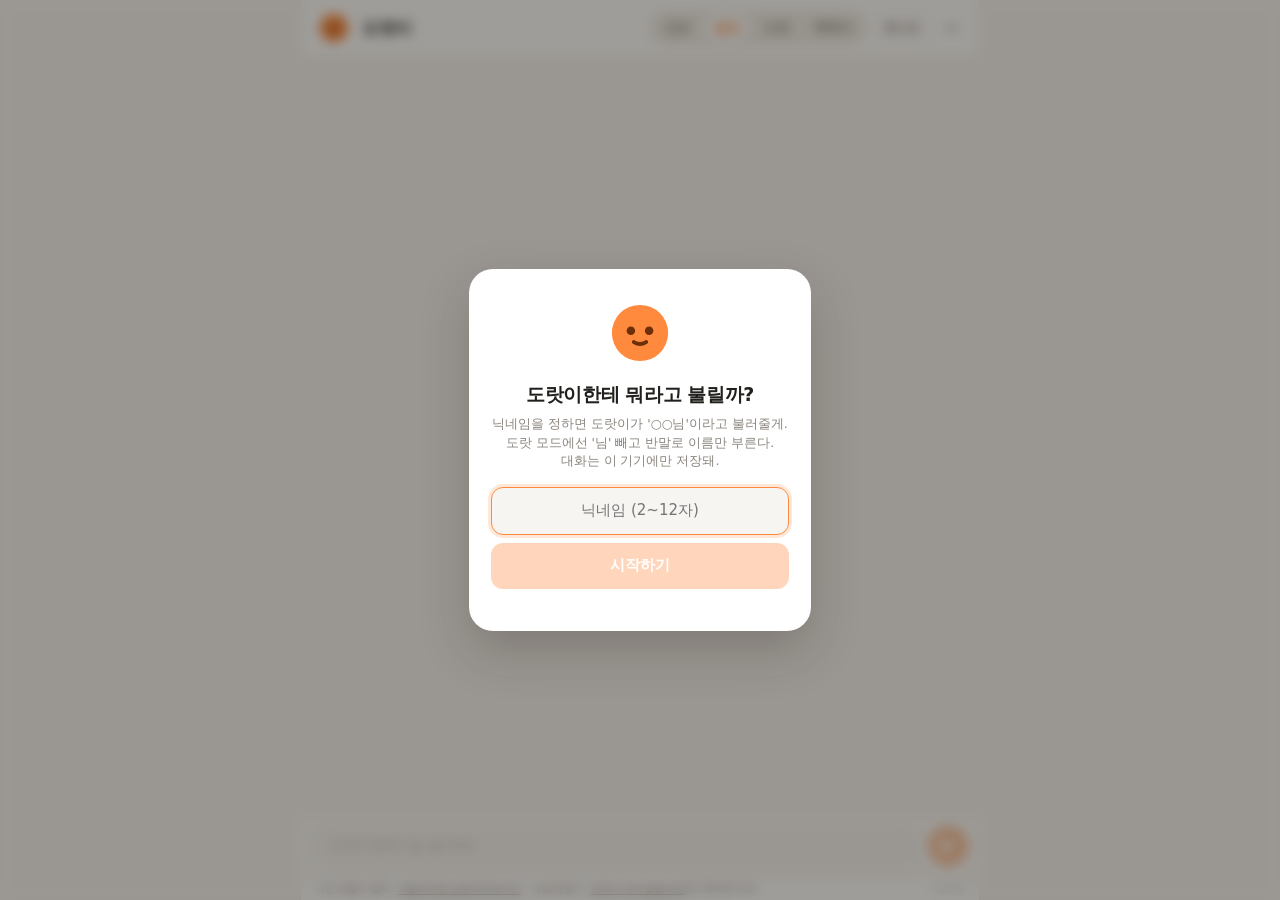
<file: index.html>
<!DOCTYPE html>
<html lang="ko">
<head>
<meta charset="utf-8">
<title>도랏이 — 세상에서 제일 깝치는 한국어 챗봇</title>
<meta name="viewport" content="width=device-width, initial-scale=1, maximum-scale=1, viewport-fit=cover">
<meta name="theme-color" content="#ff8a3d">
<meta name="description" content="도랏이: 사람들이 가르친 말을 실시간으로 배우는 한국어 챗봇. 건전·일반·도랏·똑똑이 4가지 모드, 국립국어원 사전 연동, 무료로 바로 쓰는 심심이 스타일 AI 채팅. 도랏 모드는 쌍욕·팩폭·19금 드립까지 하는 매운맛 모드(성인 전용 권장).">
<meta name="keywords" content="도랏이,심심이,한국어 AI 챗봇,무료 챗봇,한국어 챗봇,심심이 대체,AI 채팅,제미나이 챗봇,깝치는 챗봇,국립국어원 사전">
<meta name="author" content="도랏이">
<meta name="robots" content="index,follow">
<link rel="canonical" href="https://ageofwar-kr.github.io/dorati/">
<meta property="og:site_name" content="도랏이">
<meta property="og:locale" content="ko_KR">
<meta property="og:type" content="website">
<meta property="og:title" content="도랏이 — 세상에서 제일 깝치는 한국어 챗봇">
<meta property="og:description" content="말 걸어봐. 내가 배운 대로 깝쳐줄게. (건전/일반/도랏/똑똑이 4모드)">
<meta property="og:image" content="https://ageofwar-kr.github.io/dorati/assets/og.png?v=1.93">
<meta property="og:image:width" content="1200">
<meta property="og:image:height" content="630">
<meta property="og:url" content="https://ageofwar-kr.github.io/dorati/">
<meta name="twitter:card" content="summary_large_image">
<meta name="twitter:image" content="https://ageofwar-kr.github.io/dorati/assets/og.png?v=1.93">
<script type="application/ld+json">
{"@context":"https://schema.org","@type":"WebApplication","name":"도랏이","alternateName":"Dorati","url":"https://ageofwar-kr.github.io/dorati/","applicationCategory":"EntertainmentApplication","operatingSystem":"Web","inLanguage":"ko","description":"사람들이 가르친 말을 실시간으로 배우는 한국어 챗봇. 건전·일반·도랏·똑똑이 4가지 모드.","offers":{"@type":"Offer","price":"0","priceCurrency":"KRW"}}
</script>
<link rel="icon" href="./assets/favicon.svg" type="image/svg+xml">
<link rel="apple-touch-icon" href="https://ageofwar-kr.github.io/dorati/assets/og.png">
<!-- 똑똑이(제미나이) 중계 서버로 가는 길을 미리 열어 둔다 — 첫 요청의 DNS·TLS 지연을 줄인다 -->
<link rel="preconnect" href="https://script.google.com" crossorigin>
<link rel="dns-prefetch" href="https://script.google.com">
<link rel="preconnect" href="https://script.googleusercontent.com" crossorigin>
<link rel="dns-prefetch" href="https://script.googleusercontent.com">
<link rel="stylesheet" href="./css/style.css?v=5.1">
</head>
<body data-mode="normal" data-theme="light" data-flavor="pure">

<div id="kakao-banner" hidden>
  <span>카톡에선 채팅이 좀 답답해요</span>
  <a id="kakao-open" href="#">브라우저로 열기</a>
</div>

<header class="app-header">
  <div class="brand">
    <div class="mascot" id="mascot" aria-hidden="true"></div>
    <div class="brand-text">
      <h1>도랏이<span id="nick-badge" class="nick-badge" hidden></span></h1>
    </div>
  </div>
  <div class="header-right">
    <div class="modes-wrap">
      <span class="mode-model" id="mode-model" hidden>Gemini 3.5 Flash Lite</span>
      <div class="modes" role="radiogroup" aria-label="모드 선택">
        <span class="mode-glider no-anim" aria-hidden="true"></span>
        <button class="mode" data-mode-btn="clean" role="radio" aria-checked="false">건전</button>
        <button class="mode" data-mode-btn="normal" role="radio" aria-checked="true">일반</button>
        <button class="mode" data-mode-btn="dorat" role="radio" aria-checked="false">도랏</button>
        <button class="mode" data-mode-btn="smart" role="radio" aria-checked="false">똑똑이</button>
      </div>
    </div>
    <button id="theme-btn" class="theme-btn" type="button" aria-label="화이트/다크 전환" aria-pressed="false">화이트</button>
    <button id="menu-btn" class="menu-btn" aria-label="더보기" aria-expanded="false">⋯</button>
    <div id="menu" class="menu" hidden>
      <button id="menu-nick" type="button">닉네임 바꾸기</button>
      <button id="menu-theme" type="button">화이트 / 다크 전환</button>
      <button id="menu-export" type="button">대화 내보내기 (.txt)</button>
      <button id="menu-clear" type="button">대화 지우기</button>
    </div>
  </div>
</header>

<!-- 이스터에그: 미친도랏이 켜져 있을 때만 헤더 아래에 조용히 뜨는 끄기 필 (v1.9) -->
<button id="egg-off" class="egg-off" type="button" hidden>🔞 미친도랏 끄기 · 도랏으로</button>

<main id="chat" class="chat" aria-live="polite"></main>

<!-- 닉네임 게이트: 채팅 전에 반드시 입력 -->
<div id="gate" class="gate" hidden>
  <div class="gate-card">
    <div class="gate-mascot" id="gate-mascot"></div>
    <h2>도랏이한테 뭐라고 불릴까?</h2>
    <p class="gate-sub">닉네임을 정하면 도랏이가 '○○님'이라고 불러줄게.<br>도랏 모드에선 '님' 빼고 반말로 이름만 부른다.<br>대화는 이 기기에만 저장돼.</p>
    <form id="gate-form" autocomplete="off">
      <input id="gate-input" type="text" name="nick" placeholder="닉네임 (2~12자)" maxlength="12" autocomplete="off" aria-label="닉네임">
      <button id="gate-start" type="submit" disabled>시작하기</button>
    </form>
    <p class="gate-hint" id="gate-hint"></p>
  </div>
</div>

<div id="toast" class="toast" hidden></div>

<form id="composer" class="composer" autocomplete="off">
  <input id="input" type="text" name="msg" placeholder="도랏이한테 말 걸어봐…" autocomplete="off" autocapitalize="off" spellcheck="false" maxlength="200" enterkeyhint="send">
  <button id="send" type="submit" aria-label="보내기">
    <svg viewBox="0 0 24 24" width="20" height="20" aria-hidden="true"><path d="M3.4 20.4l17.4-7.5c.8-.35.8-1.6 0-1.95L3.4 3.45c-.7-.3-1.45.25-1.4 1L3.2 11c.03.5.4.9.9.97l9.4 1.28-9.4 1.28c-.5.07-.87.47-.9.97L2 19.4c-.05.75.7 1.3 1.4 1z"/></svg>
  </button>
</form>

<footer class="app-footer">
  <span>사전 뜻풀이 출처: <a href="https://stdict.korean.go.kr" target="_blank" rel="noopener">국립국어원 표준국어대사전</a> · 속담/관용구: <a href="https://ko.wiktionary.org" target="_blank" rel="noopener">한국어 위키낱말사전</a>(CC BY-SA 4.0)</span>
  <span class="ver">v1.9.6</span>
</footer>

<script src="./js/config.js?v=5.1"></script>
<script src="./js/safety.js?v=5.1"></script>
<script src="./js/smart.js?v=5.1"></script>
<script src="./js/kb-wiktionary.js?v=5.1"></script>
<script src="./js/kb-dialogues.js?v=5.1"></script>
<script src="./js/kb-corpus.js?v=5.1"></script>
<script src="./js/kb-dorat-extra.js?v=5.1"></script>
<script src="./js/kb-pad.js?v=5.1"></script>
<script src="./js/store.js?v=5.1"></script>
<script src="./js/dict.js?v=5.1"></script>
<script src="./js/engine.js?v=5.1"></script>
<script src="./js/app.js?v=5.1"></script>
</body>
</html>
</file>
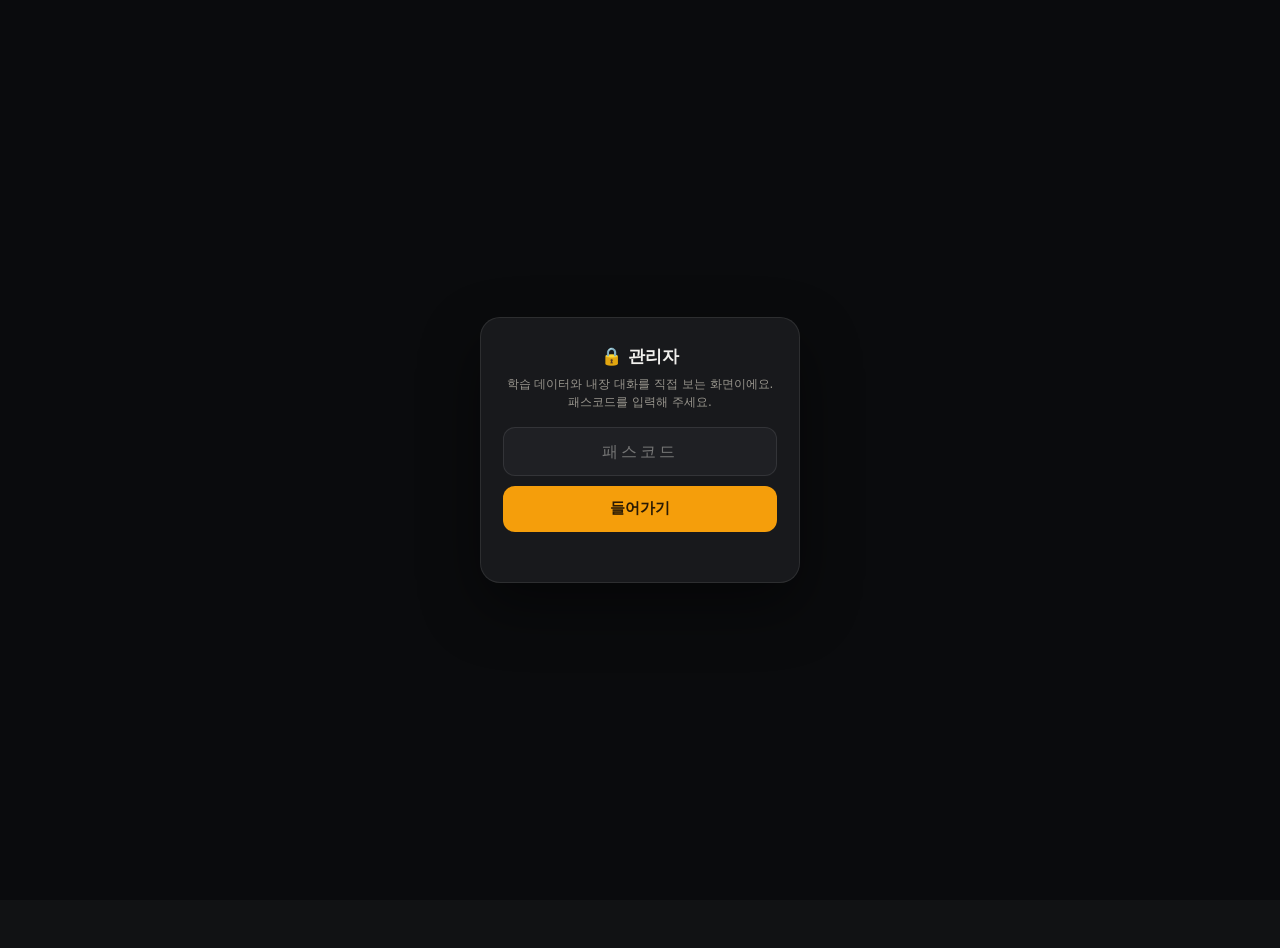
<file: admin.html>
<!DOCTYPE html>
<html lang="ko">
<head>
<meta charset="utf-8">
<title>도랏이 관리자 — 사람 학습 · 기본 내장</title>
<meta name="viewport" content="width=device-width, initial-scale=1">
<meta name="robots" content="noindex, nofollow">
<meta name="theme-color" content="#111214">
<link rel="icon" href="./assets/favicon.svg" type="image/svg+xml">
<link rel="stylesheet" href="./css/admin.css?v=5.1">
</head>
<body data-theme="ganji">

<div id="gate" class="gate" hidden>
  <form id="gate-form" autocomplete="off">
    <h2>🔒 관리자</h2>
    <p>학습 데이터와 내장 대화를 직접 보는 화면이에요.<br>패스코드를 입력해 주세요.</p>
    <input id="pin" type="password" inputmode="numeric" placeholder="패스코드" autocomplete="off" aria-label="패스코드">
    <button type="submit">들어가기</button>
    <div class="err" id="err"></div>
  </form>
</div>

<header>
  <h1>도랏이 관리자 <span class="sub">사람이 가르친 말 · 기본 내장 대화</span></h1>
  <div class="head-acts">
    <button id="theme-toggle" class="hbtn" type="button" aria-label="테마 바꾸기" title="간지모드 / 심플모드">🎛 간지모드</button>
    <button id="logout" class="hbtn" type="button">잠그기</button>
  </div>
</header>

<div class="tabs" role="tablist" aria-label="관리자 탭">
  <button id="tab-btn-human" role="tab" aria-selected="true" data-tab="human">사람 학습<span class="count" id="c-human">0</span></button>
  <button id="tab-btn-builtin" role="tab" aria-selected="false" data-tab="builtin">기본 내장<span class="count" id="c-builtin">-</span></button>
</div>

<!-- ══ 탭 1: 사람 학습 ══ -->
<section id="tab-human" class="wrap">

  <!-- 제미나이 자동 학습 -->
  <section class="teach" id="teach">
    <div class="teach-top">
      <h2>🤖 제미나이 자동 학습</h2>
      <span class="teach-model" id="teach-model">Gemini 3.5 Flash Lite</span>
    </div>
    <p class="hint">제미나이가 도랏이한테 쓸 만한 말 5쌍을 만들어 <b>기본 내장</b>에 저장해요. 저장된 말은 건전·일반·도랏 모든 모드에서 바로 쓰여요.</p>

    <div class="teach-modes" role="tablist" aria-label="학습 방식">
      <button type="button" role="tab" data-teach-mode="auto" aria-selected="true">자동 모드</button>
      <button type="button" role="tab" data-teach-mode="custom" aria-selected="false">추가명령 모드</button>
    </div>

    <div class="teach-row">
      <div class="teach-targets" role="group" aria-label="학습 대상 모드">
        <button type="button" data-target="auto" aria-pressed="true">자동학습 (전체)</button>
        <button type="button" data-target="clean" aria-pressed="false">건전모드 학습</button>
        <button type="button" data-target="normal" aria-pressed="false">일반모드 학습</button>
        <button type="button" data-target="dorat" aria-pressed="false">도랏모드 학습</button>
      </div>
      <input id="teach-topic" type="text" placeholder="주제 (선택) — 예: 요즘 밈, 일상 대화, 아재개그" aria-label="주제 (선택)">
    </div>

    <div id="teach-custom" hidden>
      <textarea id="teach-instruction" maxlength="300" placeholder="추가 명령을 적어주세요 — 예: 롤(LoL) 드립으로 5개 / 시험 기간 공감 대사 / 도랏 모드로 찰지게" aria-label="추가 명령"></textarea>
    </div>

    <div class="teach-act">
      <button id="teach-run" type="button">🤖 제미나이 자동 학습시키기 (5개)</button>
      <span id="teach-status"></span>
    </div>

    <div id="teach-result" class="teach-result"></div>
  </section>

  <!-- 수집된 시비 (v1.9.4) -->
  <section class="teach" id="roasts">
    <div class="teach-top">
      <h2>🧨 수집된 시비</h2>
      <span class="teach-model" id="roast-count">0개</span>
    </div>
    <p class="hint">사람들이 도랏이한테 던진 욕·시비를 모아 둔 곳이에요. 도랏 모드에서 다른 사람이 시비 걸면
      이 말들을 그대로 인용해 되받아치는 데 섞어 씁니다. 하드 필터(자살·범죄·개인정보)를 통과한 2~160자만 저장돼요.</p>
    <div class="teach-act">
      <button id="roast-reload" type="button">🔄 새로고침</button>
      <span id="roast-status"></span>
    </div>
    <div id="roast-list" class="list"><div class="empty">불러오는 중…</div></div>
  </section>

  <div class="stats">
    <div class="stat"><b id="s-total">0</b><span>전체 학습</span></div>
    <div class="stat"><b id="s-clean">0</b><span>건전</span></div>
    <div class="stat"><b id="s-normal">0</b><span>일반</span></div>
    <div class="stat"><b id="s-dorat">0</b><span>도랏</span></div>
    <div class="stat"><b id="s-votes">0</b><span>👍 / 👎</span></div>
  </div>

  <div class="toolbar">
    <input id="search" type="search" placeholder="말이나 대답으로 검색…">
    <select id="mode-filter">
      <option value="">모든 모드</option>
      <option value="clean">건전</option>
      <option value="normal">일반</option>
      <option value="dorat">도랏</option>
    </select>
    <select id="sort">
      <option value="new">최신순</option>
      <option value="old">오래된순</option>
      <option value="vote">좋아요순</option>
    </select>
    <button id="reload">새로고침</button>
  </div>

  <div id="list" class="list"><div class="empty">불러오는 중…</div></div>
</section>

<!-- ══ 탭 2: 기본 내장 (읽기 전용) ══ -->
<section id="tab-builtin" class="wrap" hidden>
  <div class="stats">
    <div class="stat"><b id="b-intents">-</b><span>내장 의도</span></div>
    <div class="stat"><b id="b-pairs">-</b><span>Q&amp;A 쌍</span></div>
    <div class="stat"><b id="b-replies">-</b><span>모드별 답변 총계</span></div>
    <div class="stat ok"><b id="b-min">-</b><span>모드별 최소 답변</span></div>
  </div>

  <div class="toolbar">
    <input id="b-search" type="search" placeholder="id · 트리거 · 답변으로 검색…">
    <select id="b-kind">
      <option value="">전체</option>
      <option value="intent">의도</option>
      <option value="pair">Q&amp;A 쌍</option>
    </select>
    <select id="b-mode">
      <option value="">모든 모드</option>
      <option value="clean">건전</option>
      <option value="normal">일반</option>
      <option value="dorat">도랏</option>
    </select>
  </div>

  <div id="b-list" class="list"><div class="empty">불러오는 중…</div></div>
</section>

<script src="./js/config.js?v=5.1"></script>
<script src="./js/safety.js?v=5.1"></script>
<script>
(function () {
  "use strict";
  var DB = "https://dorati-99953-default-rtdb.asia-southeast1.firebasedatabase.app";
  /* 패스코드 게이트(소프트 게이트): 입력값의 SHA-256 앞 16자리를 비교한다.
     실제 보호는 DB 규칙이 담당하며, 이 화면은 실수로 들어오는 것을 막는 용도. */
  var PIN_HASH = "4e37d0d52a34a46d";
  var SESSION_KEY = "dorati.admin.ok";
  var THEME_KEY = "dorati.admin.theme";
  var pairs = [];
  var gate = document.getElementById("gate");
  var gateForm = document.getElementById("gate-form");
  var pinInput = document.getElementById("pin");
  var errEl = document.getElementById("err");

  /* ── 테마: 간지모드(기본) / 심플모드 ────────────────── */
  var themeBtn = document.getElementById("theme-toggle");
  function applyTheme(name) {
    var t = name === "simple" ? "simple" : "ganji";
    document.body.dataset.theme = t;
    themeBtn.textContent = t === "ganji" ? "🎛 간지모드" : "📄 심플모드";
    themeBtn.setAttribute("aria-pressed", t === "ganji" ? "true" : "false");
    var meta = document.querySelector('meta[name="theme-color"]');
    if (meta) meta.setAttribute("content", t === "ganji" ? "#111214" : "#f6f3ee");
    try { localStorage.setItem(THEME_KEY, t); } catch (e) { /* noop */ }
  }
  var savedTheme = "ganji";
  try { savedTheme = localStorage.getItem(THEME_KEY) || "ganji"; } catch (e) { /* noop */ }
  applyTheme(savedTheme);
  themeBtn.addEventListener("click", function () {
    applyTheme(document.body.dataset.theme === "ganji" ? "simple" : "ganji");
  });

  function sha256(text) {
    var enc = new TextEncoder().encode(text);
    return crypto.subtle.digest("SHA-256", enc).then(function (buf) {
      return Array.prototype.map.call(new Uint8Array(buf), function (b) {
        return ("00" + b.toString(16)).slice(-2);
      }).join("").slice(0, 16);
    });
  }

  function unlock() {
    gate.hidden = true;
    sessionStorage.setItem(SESSION_KEY, "1");
    load();
  }
  function lock() {
    sessionStorage.removeItem(SESSION_KEY);
    gate.hidden = false;
    pinInput.value = "";
  }

  if (sessionStorage.getItem(SESSION_KEY) === "1") { unlock(); } else { gate.hidden = false; }

  gateForm.addEventListener("submit", function (e) {
    e.preventDefault();
    var v = pinInput.value.trim();
    if (!v) { errEl.textContent = "패스코드를 입력해 주세요"; return; }
    sha256("dorati-admin::" + v).then(function (h) {
      if (h === PIN_HASH) { errEl.textContent = ""; unlock(); }
      else { errEl.textContent = "패스코드가 맞지 않아요"; pinInput.value = ""; }
    });
  });

  document.getElementById("logout").addEventListener("click", lock);

  /* ── 탭 전환 ────────────────────────────────────────── */
  var tabs = { human: document.getElementById("tab-human"), builtin: document.getElementById("tab-builtin") };
  var tabBtns = { human: document.getElementById("tab-btn-human"), builtin: document.getElementById("tab-btn-builtin") };
  var currentTab = "human";

  function showTab(name) {
    if (!tabs[name]) return;
    currentTab = name;
    for (var k in tabs) {
      tabs[k].hidden = k !== name;
      tabBtns[k].setAttribute("aria-selected", String(k === name));
    }
    if (name === "builtin") {
      loadBuiltin().then(renderBuiltin);
    }
  }

  document.querySelectorAll("[data-tab]").forEach(function (b) {
    b.addEventListener("click", function () { showTab(b.dataset.tab); });
  });

  /* ══ 탭 1: 사람 학습 ══════════════════════════════════ */
  function esc(s) {
    return String(s == null ? "" : s).replace(/[&<>"']/g, function (c) {
      return { "&": "&amp;", "<": "&lt;", ">": "&gt;", '"': "&quot;", "'": "&#39;" }[c];
    });
  }

  function when(ts) {
    if (!ts) return "-";
    var d = new Date(ts);
    return d.toLocaleString("ko-KR", { month: "2-digit", day: "2-digit", hour: "2-digit", minute: "2-digit" });
  }

  var roasts = [];

  function load() {
    fetch(DB + "/pairs.json", { cache: "no-store" })
      .then(function (r) { return r.ok ? r.json() : null; })
      .then(function (obj) {
        pairs = [];
        roasts = [];
        for (var id in (obj || {})) {
          var v = obj[id];
          if (!v || typeof v !== "object" || !v.q) continue;
          if (v.roast) {
            roasts.push({ id: id, q: String(v.q).slice(0, 160), t: Number(v.t || 0) });
            continue;
          }
          pairs.push({
            id: id, q: v.q, a: v.a || "", m: v.m || "normal", t: Number(v.t || 0),
            src: v.src || "",
            up: Number((v.v && v.v.up) || 0), down: Number((v.v && v.v.down) || 0), r: Number(v.r || 0)
          });
        }
        renderHuman();
        renderRoasts();
        if (currentTab === "builtin" && builtin.loaded) renderBuiltin();
      })
      .catch(function () {
        document.getElementById("list").innerHTML = '<div class="empty">불러오기 실패 — 잠시 뒤 새로고침해 주세요.</div>';
      });
  }

  /* ══ 수집된 시비 ══════════════════════════════════════ */
  function renderRoasts() {
    var box = document.getElementById("roast-list");
    var cnt = document.getElementById("roast-count");
    if (!box) return;
    cnt.textContent = roasts.length + "개";
    if (!roasts.length) {
      box.innerHTML = '<div class="empty">아직 모인 시비가 없어요. 도랏 모드에서 욕이 오가면 자동으로 쌓여요.</div>';
      return;
    }
    roasts.sort(function (a, b) { return b.t - a.t; });
    box.innerHTML = roasts.slice(0, 200).map(function (r) {
      return '<div class="item" data-roast="' + esc(r.id) + '">' +
        '<div><div class="q">' + esc(r.q) + '</div>' +
        '<div class="meta"><span class="tag dorat">시비</span><span>' + when(r.t) + '</span></div></div>' +
        '<div class="acts"><button type="button" class="del" data-del-roast="' + esc(r.id) + '">삭제</button></div>' +
        '</div>';
    }).join("");
  }

  document.getElementById("roast-list").addEventListener("click", function (e) {
    var btn = e.target.closest("[data-del-roast]");
    if (!btn) return;
    var id = btn.getAttribute("data-del-roast");
    var item = roasts.filter(function (r) { return r.id === id; })[0];
    if (!item) return;
    if (!confirm("이 시비를 삭제할까요?\n\n" + item.q.slice(0, 60))) return;
    document.getElementById("roast-status").textContent = "삭제 중…";
    fetch(DB + "/pairs/" + encodeURIComponent(id) + ".json", { method: "DELETE" })
      .then(function () {
        roasts = roasts.filter(function (r) { return r.id !== id; });
        renderRoasts();
        document.getElementById("roast-status").textContent = "삭제했어요";
      })
      .catch(function () { document.getElementById("roast-status").textContent = "삭제 실패 — 규칙 확인 필요"; });
  });

  document.getElementById("roast-reload").addEventListener("click", function () {
    document.getElementById("roast-status").textContent = "불러오는 중…";
    load();
    setTimeout(function () { document.getElementById("roast-status").textContent = ""; }, 1200);
  });

  /* 제미나이가 가르친 말 = 기본 내장에 모아 보여준다 */
  function geminiPairs() {
    return pairs.filter(function (p) { return p.src === "gemini"; });
  }

  function humanCounts() {
    var c = { total: 0, clean: 0, normal: 0, dorat: 0, votes: 0 };
    pairs.forEach(function (p) {
      if (p.src === "gemini") return;
      c.total += 1;
      c[p.m] = (c[p.m] || 0) + 1;
      c.votes += p.up + p.down;
    });
    document.getElementById("s-total").textContent = c.total;
    document.getElementById("s-clean").textContent = c.clean;
    document.getElementById("s-normal").textContent = c.normal;
    document.getElementById("s-dorat").textContent = c.dorat;
    document.getElementById("s-votes").textContent = c.votes;
    document.getElementById("c-human").textContent = c.total;
    return c;
  }

  function renderHuman() {
    humanCounts();
    var q = document.getElementById("search").value.trim().toLowerCase();
    var mf = document.getElementById("mode-filter").value;
    var sort = document.getElementById("sort").value;
    var rows = pairs.filter(function (p) {
      if (p.src === "gemini") return false;      /* 사람이 가르친 말만 */
      if (!p.a) return false;                     /* 시비 수집분은 위 섹션에서 */
      if (mf && p.m !== mf) return false;
      if (!q) return true;
      return (p.q + " " + p.a).toLowerCase().indexOf(q) >= 0;
    });
    rows.sort(function (a, b) {
      if (sort === "old") return a.t - b.t;
      if (sort === "vote") return (b.up - b.down) - (a.up - a.down);
      return b.t - a.t;
    });

    var list = document.getElementById("list");
    if (!rows.length) {
      list.innerHTML = '<div class="empty">' + (pairs.length ? "조건에 맞는 말이 없어요." : "아직 사람이 가르친 말이 없어요. 도랏이와 대화하거나 기본 내장 탭에서 제미나이 학습을 눌러보세요.") + "</div>";
      return;
    }
    list.innerHTML = rows.map(function (p) {
      return '<div class="item" data-id="' + esc(p.id) + '">' +
        '<div><div class="q">' + esc(p.q) + '</div><div class="a">→ ' + esc(p.a) + '</div>' +
        '<div class="meta"><span class="tag ' + esc(p.m) + '">' + ({ clean: "건전", normal: "일반", dorat: "도랏" }[p.m] || p.m) + '</span>' +
        '<span>👍 ' + p.up + ' · 👎 ' + p.down + '</span>' +
        (p.r ? '<span>신고 ' + p.r + '</span>' : '') +
        '<span>' + when(p.t) + '</span></div></div>' +
        '<div class="acts"><button class="edit">수정</button><button class="del">삭제</button></div>' +
        '</div>';
    }).join("");
  }

  document.getElementById("search").addEventListener("input", renderHuman);
  document.getElementById("mode-filter").addEventListener("change", renderHuman);
  document.getElementById("sort").addEventListener("change", renderHuman);
  document.getElementById("reload").addEventListener("click", load);

  document.getElementById("list").addEventListener("click", function (ev) {
    var btn = ev.target.closest("button");
    if (!btn) return;
    var card = btn.closest(".item");
    var id = card.getAttribute("data-id");
    var item = pairs.filter(function (p) { return p.id === id; })[0];
    if (!item) return;

    if (btn.classList.contains("del")) {
      if (!confirm("삭제할까요?\n\n" + item.q.slice(0, 60) + "\n→ " + item.a.slice(0, 60))) return;
      fetch(DB + "/pairs/" + encodeURIComponent(id) + ".json", { method: "DELETE" })
        .then(function () {
          pairs = pairs.filter(function (p) { return p.id !== id; });
          renderHuman();
        });
    }
    if (btn.classList.contains("edit")) {
      var next = prompt("새 대답으로 바꿀까요?", item.a);
      if (next === null) return;
      next = next.trim().slice(0, 400);
      if (!next) return;
      fetch(DB + "/pairs/" + encodeURIComponent(id) + ".json", {
        method: "PATCH",
        headers: { "Content-Type": "application/json" },
        body: JSON.stringify({ a: next })
      }).then(function () { item.a = next; renderHuman(); });
    }
  });

  /* ══ 제미나이 자동 학습 ══════════════════════════════ */
  var PROXY = String((window.DORATI_CONFIG && window.DORATI_CONFIG.smartProxy) || "").trim();
  /* 모델을 명시해야 서버가 느린 기본 모델을 먼저 시도하다 멈추지 않는다 */
  var SMART_MODEL = String((window.DORATI_CONFIG && window.DORATI_CONFIG.smartDefaultModel) || "gemini-3.5-flash-lite");
  var teachMode = "auto";
  var teachTarget = "auto";
  var teachBusy = false;
  var teachBtn = document.getElementById("teach-run");
  var teachStatus = document.getElementById("teach-status");
  var teachResult = document.getElementById("teach-result");

  function prettyModel(name) {
    var m = String(name || "gemini-3.5-flash-lite").replace(/^gemini-/i, "").split("-");
    var out = ["Gemini"];
    m.forEach(function (p) {
      if (!p) return;
      out.push(/^\d/.test(p) ? p : p.charAt(0).toUpperCase() + p.slice(1));
    });
    return out.join(" ");
  }

  function setTeachMode(mode) {
    teachMode = mode === "custom" ? "custom" : "auto";
    document.querySelectorAll("[data-teach-mode]").forEach(function (b) {
      b.setAttribute("aria-selected", String(b.dataset.teachMode === teachMode));
    });
    document.getElementById("teach-custom").hidden = teachMode !== "custom";
    document.getElementById("teach-topic").hidden = teachMode === "custom";
  }
  document.querySelectorAll("[data-teach-mode]").forEach(function (b) {
    b.addEventListener("click", function () { setTeachMode(b.dataset.teachMode); });
  });
  setTeachMode("auto");

  /* 학습 대상 모드: 자동학습(전체) / 건전 / 일반 / 도랏 */
  document.querySelectorAll("[data-target]").forEach(function (b) {
    b.addEventListener("click", function () {
      teachTarget = b.dataset.target;
      document.querySelectorAll("[data-target]").forEach(function (x) {
        x.setAttribute("aria-pressed", String(x.dataset.target === teachTarget));
      });
    });
  });

  function normalizeQ(s) {
    return String(s || "")
      .toLowerCase()
      .replace(/[\s\u00a0]+/g, "")
      .replace(/[^\w가-힣ㄱ-ㅎㅏ-ㅣ]/g, "")
      .replace(/[ㅋㅎ]{2,}/g, "ㅋㅋ");
  }

  function safePair(q, a) {
    if (!window.Safety) return true;
    return window.Safety.scan(q).safe && window.Safety.scan(a).safe;
  }

  function renderTeachResult(added, skipped, model) {
    if (!added.length && !skipped.length) { teachResult.innerHTML = ""; return; }
    var head = '<div class="tr-head">' +
      '<span class="tr-badge">' + esc(prettyModel(model)) + '</span>' +
      '<span class="tr-sum">새로 배운 말 <b>' + added.length + '</b>개' +
      (skipped.length ? ' · 안전필터로 제외 <b>' + skipped.length + '</b>개' : '') + '</span></div>';
    var rows = added.map(function (p) {
      return '<div class="tp"><div class="tp-q">' + esc(p.q) + '</div>' +
        '<div class="tp-a">→ ' + esc(p.a) + '</div>' +
        '<div class="tp-meta"><span class="tag ' + esc(p.m) + '">' +
        ({ clean: "건전", normal: "일반", dorat: "도랏" }[p.m] || p.m) + '</span></div></div>';
    }).join("");
    teachResult.innerHTML = head + rows;
  }

  /* 도랏 모드 학습은 중계 서버(Code.gs)의 TEACH_DORAT 지시가 있지만, 구버전 배포가 물려 있어도
     매운맛이 나오도록 클라이언트에서 같은 취지를 한 줄 더 붙인다(서버에서 300자로 자른다). */
  var DORAT_HINT = " 반드시 반말. 시발·존나·ㅅㅂ·병신·꺼져 같은 실제 쌘욕과 커뮤 말투 섞기. 성인끼리 19금 농담 허용. 자상·범죄·미성년·비동의·혐오 금지.";

  function runTeach() {
    if (teachBusy) return;
    if (!PROXY) { teachStatus.textContent = "중계 주소가 설정되지 않았어요."; return; }
    var target = teachTarget;
    var instruction = "";
    if (teachMode === "custom") {
      instruction = document.getElementById("teach-instruction").value.trim();
      if (!instruction) { teachStatus.textContent = "추가 명령을 적어주세요."; return; }
    } else {
      var topic = document.getElementById("teach-topic").value.trim();
      instruction = topic ? "주제: " + topic : "";
    }
    if (target === "dorat" || target === "auto") {
      instruction = (instruction ? instruction + " " : "") + DORAT_HINT.trim();
    }
    instruction = instruction.slice(0, 290);

    teachBusy = true;
    teachBtn.disabled = true;
    teachStatus.textContent = "제미나이가 생각 중…";
    teachResult.innerHTML = "";

    fetch(PROXY, {
      method: "POST",
      headers: { "Content-Type": "text/plain;charset=utf-8" },
      body: JSON.stringify({ action: "teach", target: target, instruction: instruction, model: SMART_MODEL }),
      redirect: "follow",
      cache: "no-store",
      signal: (function () {
        try {
          var c = new AbortController();
          setTimeout(function () { c.abort(); }, 100000);
          return c.signal;
        } catch (e) { return undefined; }
      })()
    })
      .then(function (r) {
        if (!r.ok) throw new Error("HTTP " + r.status);
        return r.text();
      })
      .then(function (t) {
        var j;
        try { j = JSON.parse(t); } catch (e) { throw new Error("응답을 읽지 못했어요"); }
        if (!j || !j.ok) throw new Error((j && j.error) || "생성 실패");
        var list = j.pairs || [];
        if (!list.length) throw new Error("만들어진 말이 없어요");
        if (j.model) document.getElementById("teach-model").textContent = prettyModel(j.model);

        var added = [], skipped = [];
        var chain = Promise.resolve();
        list.forEach(function (p) {
          chain = chain.then(function () {
            var q = String(p.q || "").trim().slice(0, 200);
            var a = String(p.a || "").trim().slice(0, 400);
            if (!q || !a) return;
            if (!safePair(q, a)) { skipped.push(p); return; }
            var m = (p.mode === "clean" || p.mode === "dorat") ? p.mode : "normal";
            var body = { q: q, qn: normalizeQ(q), a: a, m: m, t: Date.now(), src: "gemini" };
            return fetch(DB + "/pairs.json", {
              method: "POST",
              headers: { "Content-Type": "application/json" },
              body: JSON.stringify(body)
            }).then(function (r) { return r.json().catch(function () { return null; }); })
              .then(function (res) {
                if (res && res.name) { body.id = res.name; added.push(body); }
              })
              .catch(function () { /* 한 건 실패는 넘어간다 */ });
          });
        });
        return chain.then(function () {
          renderTeachResult(added, skipped, j.model);
          teachStatus.textContent = added.length + "개 저장 완료" + (skipped.length ? " · " + skipped.length + "개는 안전필터로 제외" : "") + " · 기본 내장 탭에 넣었어요";
          if (added.length) {
            load();
            if (currentTab === "builtin") loadBuiltin().then(renderBuiltin);
          }
        });
      })
      .catch(function (e) {
        var msg = e && e.message ? e.message : String(e);
        if (msg === "upstream") msg = "제미나이가 지금 붐버서 응답하지 않았어요(503). 잠시 뒤 다시 눌러주세요.";
        else if (e && e.name === "AbortError") msg = "시간 초과 — 제미나이가 응답하지 않았어요. 다시 눌러주세요.";
        teachStatus.textContent = "실패: " + msg;
      })
      .then(function () {
        teachBusy = false;
        teachBtn.disabled = false;
      });
  }

  teachBtn.addEventListener("click", runTeach);

  /* ══ 탭 2: 기본 내장 (읽기 전용) ══════════════════════ */
  var builtin = { loaded: false, loading: null, items: [], shown: 60 };

  function loadScript(src) {
    return new Promise(function (resolve, reject) {
      var s = document.createElement("script");
      s.src = src;
      s.onload = resolve;
      s.onerror = function () { reject(new Error("script load failed: " + src)); };
      document.head.appendChild(s);
    });
  }

  function loadBuiltin() {
    if (builtin.loaded) return Promise.resolve();
    if (builtin.loading) return builtin.loading;
    document.getElementById("b-list").innerHTML = '<div class="empty">내장 대화를 불러오는 중…</div>';
    builtin.loading = loadScript("./js/kb-dialogues.js?v=5.1")
      .then(function () { return loadScript("./js/kb-corpus.js?v=5.1"); })
      .then(function () { return loadScript("./js/kb-dorat-extra.js?v=5.1"); })
      .then(function () { return loadScript("./js/kb-pad.js?v=5.1"); })
      .then(function () {
        var C = window.DORATI_CORPUS || { intents: [], pairs: [] };
        builtin.items = [];
        (C.intents || []).forEach(function (it) {
          builtin.items.push({
            kind: "intent", id: it.id, re: it.re || "",
            clean: [].concat(it.clean || []), normal: [].concat(it.normal || []), dorat: [].concat(it.dorat || [])
          });
        });
        (C.pairs || []).forEach(function (p) {
          builtin.items.push({
            kind: "pair", id: p.q, re: "",
            clean: [].concat(p.clean || []), normal: [].concat(p.normal || []), dorat: [].concat(p.dorat || [])
          });
        });
        builtin.loaded = true;
        builtin.loading = null;
        return true;
      })
      .catch(function () {
        builtin.loading = null;
        document.getElementById("b-list").innerHTML = '<div class="empty">내장 대화 파일을 불러오지 못했어요. 새로고침해 주세요.</div>';
      });
    return builtin.loading;
  }

  function builtinCounts() {
    var intents = 0, pairCount = 0, replies = 0, min = 99;
    builtin.items.forEach(function (it) {
      if (it.kind === "intent") intents++; else pairCount++;
      replies += it.clean.length + it.normal.length + it.dorat.length;
      min = Math.min(min, it.clean.length, it.normal.length, it.dorat.length);
    });
    document.getElementById("b-intents").textContent = intents;
    document.getElementById("b-pairs").textContent = pairCount;
    document.getElementById("b-replies").textContent = replies;
    document.getElementById("b-min").textContent = (min === 99 ? "-" : min + "개");
    document.getElementById("c-builtin").textContent = replies + geminiPairs().length;
  }

  /* 제미나이가 가르친 말 카드 (기본 내장 탭 상단) */
  function geminiCardsHTML() {
    var gs = pairs.filter(function (p) { return p.src === "gemini"; })
      .sort(function (a, b) { return b.t - a.t; });
    if (!gs.length) return "";
    var rows = gs.map(function (p) {
      return '<div class="gcard" data-gid="' + esc(p.id) + '">' +
        '<div class="ghead"><span class="gbadge">🤖 Gemini 학습</span>' +
        '<span class="tag ' + esc(p.m) + '">' + ({ clean: "건전", normal: "일반", dorat: "도랏" }[p.m] || p.m) + '</span>' +
        '<span class="gtime">' + when(p.t) + '</span>' +
        '<button type="button" class="gdel">삭제</button></div>' +
        '<div class="tp-q">' + esc(p.q) + '</div>' +
        '<div class="tp-a">→ ' + esc(p.a) + '</div></div>';
    }).join("");
    return '<div class="gsec"><div class="gsec-head">🤖 제미나이가 가르친 말 <b>' + gs.length + '</b>개</div>' + rows + '</div>';
  }

  document.getElementById("b-list").addEventListener("click", function (ev) {
    var btn = ev.target.closest(".gdel");
    if (!btn) return;
    var card = btn.closest(".gcard");
    var id = card && card.getAttribute("data-gid");
    if (!id) return;
    if (!confirm("제미나이가 가르친 이 말을 지울까요?")) return;
    fetch(DB + "/pairs/" + encodeURIComponent(id) + ".json", { method: "DELETE" })
      .then(function () {
        pairs = pairs.filter(function (p) { return p.id !== id; });
        renderBuiltin();
      });
  });

  function matches(it, q, mode) {
    if (!q) return true;
    var hay = it.id + " " + it.re + " " + it.clean.join(" ") + " " + it.normal.join(" ") + " " + it.dorat.join(" ");
    if (mode) hay += " " + (mode === "clean" ? "건전" : mode === "dorat" ? "도랏" : "일반");
    return hay.toLowerCase().indexOf(q) >= 0;
  }

  function group(title, cls, list) {
    if (!list.length) return "";
    return '<div class="rgroup ' + cls + '"><h4>' + title + "</h4><ul>" +
      list.map(function (t) { return "<li>" + esc(t) + "</li>"; }).join("") + "</ul></div>";
  }

  function renderBuiltin() {
    if (!builtin.loaded) return;
    builtinCounts();
    var q = document.getElementById("b-search").value.trim().toLowerCase();
    var kind = document.getElementById("b-kind").value;
    var mode = document.getElementById("b-mode").value;
    var rows = builtin.items.filter(function (it) {
      if (kind && it.kind !== kind) return false;
      return matches(it, q, mode);
    });
    var list = document.getElementById("b-list");
    if (!rows.length) {
      list.innerHTML = geminiCardsHTML() + '<div class="empty">조건에 맞는 내장 대화가 없어요.</div>';
      return;
    }
    var slice = rows.slice(0, builtin.shown);
    var html = slice.map(function (it) {
      var head = '<div class="bhead"><span class="id">' + esc(it.id) + "</span>" +
        '<span class="tag kind">' + (it.kind === "intent" ? "의도" : "Q&A") + "</span>";
      if (it.kind === "intent" && it.re) head += "<code>" + esc(it.re) + "</code>";
      head += "</div>";
      var body = '<div class="replies">' +
        (mode && mode !== "clean" ? "" : group("건전 · " + it.clean.length, "clean", it.clean)) +
        (mode && mode !== "normal" ? "" : group("일반 · " + it.normal.length, "normal", it.normal)) +
        (mode && mode !== "dorat" ? "" : group("도랏 · " + it.dorat.length, "dorat", it.dorat)) +
        "</div>";
      return '<div class="bcard">' + head + body + "</div>";
    }).join("");
    if (rows.length > slice.length) {
      html += '<button class="more" id="b-more">더 보기 (' + slice.length + " / " + rows.length + ")</button>";
    }
    list.innerHTML = geminiCardsHTML() + html;
    var more = document.getElementById("b-more");
    if (more) more.addEventListener("click", function () { builtin.shown += 60; renderBuiltin(); });
  }

  document.getElementById("b-search").addEventListener("input", function () { builtin.shown = 60; renderBuiltin(); });
  document.getElementById("b-kind").addEventListener("change", function () { builtin.shown = 60; renderBuiltin(); });
  document.getElementById("b-mode").addEventListener("change", function () { builtin.shown = 60; renderBuiltin(); });

  load();
})();
</script>
</body>
</html>
</file>
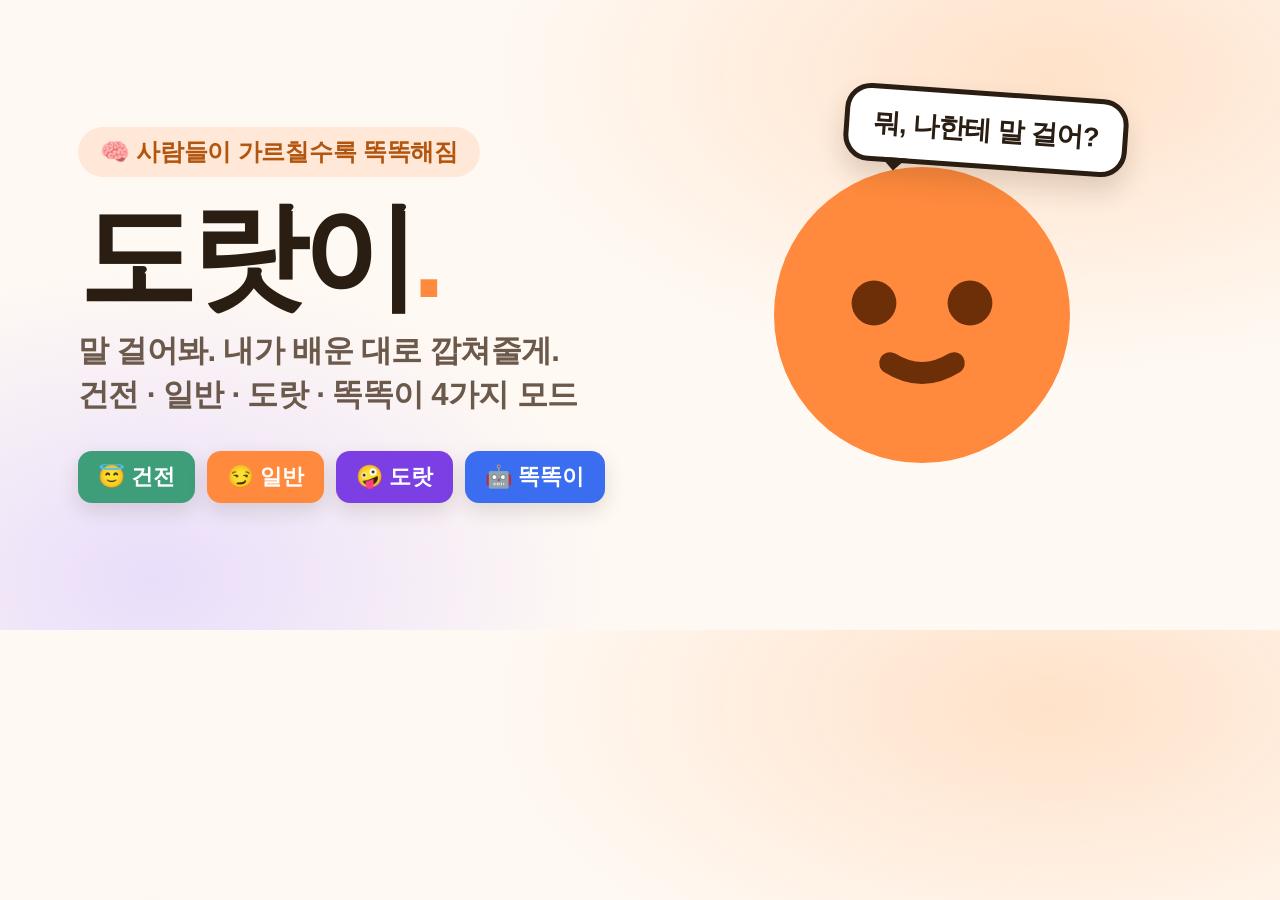
<file: assets/og.html>
<!DOCTYPE html>
<html lang="ko">
<head>
<meta charset="utf-8">
<style>
  *{margin:0;padding:0;box-sizing:border-box}
  body{
    width:1200px;height:630px;overflow:hidden;
    font-family:"Noto Sans KR","Apple SD Gothic Neo","Malgun Gothic",sans-serif;
    background:
      radial-gradient(900px 480px at 82% 12%, #ffe2c9 0%, transparent 62%),
      radial-gradient(760px 520px at 12% 92%, #e9ddfb 0%, transparent 60%),
      #fff9f3;
    display:flex;align-items:center;justify-content:space-between;
    padding:0 78px;
  }
  .left{max-width:660px}
  .kicker{
    display:inline-block;font-size:24px;font-weight:800;color:#b2560f;
    background:#ffe8d8;border-radius:999px;padding:9px 22px;letter-spacing:-.01em;
  }
  h1{
    font-size:118px;line-height:.98;letter-spacing:-.055em;margin:22px 0 14px;color:#2a1d12;font-weight:900;
  }
  h1 .dot{color:#ff8a3d}
  p.sub{font-size:31px;color:#6b5a4b;line-height:1.42;font-weight:700;letter-spacing:-.02em}
  .chips{display:flex;gap:12px;margin-top:34px}
  .chip{
    font-size:22px;font-weight:800;padding:11px 20px;border-radius:14px;color:#fff;
    box-shadow:0 8px 20px rgba(60,40,20,.14);
  }
  .c1{background:#3e9e7a}
  .c2{background:#ff8a3d}
  .c3{background:#7b3fe4}
  .c4{background:#3a6df0}
  .right{position:relative;width:400px;height:400px;flex:0 0 400px}
  .right svg{width:400px;height:400px}
  .bubble{
    position:absolute;right:-6px;top:-24px;background:#fff;border:5px solid #2a1d12;border-radius:26px;
    padding:16px 24px;font-size:27px;font-weight:900;color:#2a1d12;letter-spacing:-.03em;
    box-shadow:0 14px 26px rgba(60,40,20,.16);transform:rotate(4deg);
  }
  .bubble:after{content:"";position:absolute;left:34px;bottom:-26px;border:13px solid transparent;border-top-color:#2a1d12}
</style>
</head>
<body>
  <div class="left">
    <span class="kicker">🧠 사람들이 가르칠수록 똑똑해짐</span>
    <h1>도랏이<span class="dot">.</span></h1>
    <p class="sub">말 걸어봐. 내가 배운 대로 깝쳐줄게.<br>건전 · 일반 · 도랏 · 똑똑이 4가지 모드</p>
    <div class="chips"><span class="chip c1">😇 건전</span><span class="chip c2">😏 일반</span><span class="chip c3">🤪 도랏</span><span class="chip c4">🤖 똑똑이</span></div>
  </div>
  <div class="right">
    <div class="bubble">뭐, 나한테 말 걸어?</div>
    <svg viewBox="0 0 100 100">
      <circle cx="50" cy="50" r="37" fill="#ff8a3d"/>
      <circle cx="38" cy="47" r="5.6" fill="#6d2f08"/>
      <circle cx="62" cy="47" r="5.6" fill="#6d2f08"/>
      <path d="M42 62q8 5 16 0" stroke="#6d2f08" stroke-width="5.4" fill="none" stroke-linecap="round"/>
    </svg>
  </div>
</body>
</html>
</file>
<file: css/style.css>
/* 도랏이 — Simple is Best. 모드별 색만 바뀌는 깔끔한 채팅 UI */
:root{
  --bg:#f7f5f2;
  --panel:#ffffff;
  --text:#22201d;
  --text-dim:#8b857e;
  --line:#eae4dc;
  --bot:#f1eee9;
  --user:#ff8a3d;
  --user-text:#3a1e08;
  --accent:#ff8a3d;
  --accent-soft:#ffe8d8;
  --shadow:0 2px 10px rgba(60,40,20,.06);
  --radius:18px;
}
body[data-mode="clean"]{
  --bg:#f3f8f6; --panel:#ffffff; --line:#e2ece7; --bot:#e9f2ee;
  --user:#3e9e7a; --user-text:#0d2a20;
  --accent:#3e9e7a; --accent-soft:#dff0e8;
}
body[data-mode="normal"]{
  --bg:#f7f5f2; --line:#eae4dc; --bot:#f1eee9;
  --user:#ff8a3d; --user-text:#3a1e08;
  --accent:#ff8a3d; --accent-soft:#ffe8d8;
}
body[data-mode="dorat"]{
  --bg:#f6f2fb; --line:#e8dff4; --bot:#efe6fa;
  --user:#7b3fe4; --user-text:#ffffff;
  --accent:#7b3fe4; --accent-soft:#e8ddfb;
}
body[data-mode="smart"]{
  --bg:#f4f6fb; --line:#e2e8f5; --bot:#e9eef9;
  --user:#3a6df0; --user-text:#ffffff;
  --accent:#3a6df0; --accent-soft:#e2ebff;
}

/* ── 다크 모드 (화이트 기본) ── */
body[data-theme="dark"]{
  --bg:#141519; --panel:#1b1c21; --line:#2b2d35; --bot:#23252c; --text:#ecebe7; --text-dim:#9b998f;
  --shadow:0 2px 12px rgba(0,0,0,.42);
}
body[data-theme="dark"][data-mode="clean"]{--accent:#4fc7a0; --user:#2f9d7c; --user-text:#eafff6; --accent-soft:#1b3129}
body[data-theme="dark"][data-mode="normal"]{--accent:#ff9a57; --user:#e8762c; --user-text:#1b0f04; --accent-soft:#33241a}
body[data-theme="dark"][data-mode="dorat"]{--accent:#a07bff; --user:#6b35d6; --user-text:#fff; --accent-soft:#271d3d}
body[data-theme="dark"][data-mode="smart"]{--accent:#7d9dff; --user:#3a6df0; --user-text:#fff; --accent-soft:#1c2740}
body[data-theme="dark"] .gate{background:rgba(8,9,12,.66)}
body[data-theme="dark"] .bubble pre.code{background:rgba(255,255,255,.07)}
body[data-theme="dark"] .bubble code.inline{background:rgba(255,255,255,.09)}

*{box-sizing:border-box;-webkit-tap-highlight-color:transparent}
html,body{height:100%}
body{
  margin:0; background:var(--bg); color:var(--text);
  font-family:-apple-system,BlinkMacSystemFont,"Apple SD Gothic Neo","Malgun Gothic","Noto Sans KR",system-ui,sans-serif;
  font-size:15px; line-height:1.45;
  display:flex; flex-direction:column;
  transition:background .36s cubic-bezier(.22,1,.36,1), color .26s cubic-bezier(.22,1,.36,1);
  overscroll-behavior-y:contain;
}

/* ── 카톡 탈출 배너 ── */
#kakao-banner[hidden]{display:none}
#kakao-banner{
  display:flex; gap:8px; align-items:center; justify-content:center;
  padding:8px 12px; background:#fee500; color:#3c1e1e; font-size:12.5px; font-weight:600;
}
#kakao-banner a{color:#3c1e1e; text-decoration:underline}

/* ── 헤더 ── */
.app-header{
  position:sticky; top:0; z-index:20;
  display:flex; align-items:center; justify-content:space-between; gap:10px;
  padding:9px 14px; padding-top:calc(9px + env(safe-area-inset-top));
  background:color-mix(in srgb, var(--panel) 92%, transparent);
  backdrop-filter:saturate(140%) blur(10px);
  border-bottom:1px solid var(--line);
  transition:background .34s cubic-bezier(.22,1,.36,1), border-color .34s cubic-bezier(.22,1,.36,1);
}
.brand{display:flex; align-items:center; gap:9px; min-width:0}
.mascot{width:38px; height:38px; flex:0 0 38px; transition:transform .3s}
.mascot svg{width:100%; height:100%; display:block}
body[data-mode="dorat"] .mascot{animation:wiggle 1.6s ease-in-out infinite}
@keyframes wiggle{
  0%,100%{transform:rotate(-3deg) scale(1)}
  50%{transform:rotate(3deg) scale(1.04)}
}
.brand-text{min-width:0}
.brand h1{
  margin:0; font-size:17px; font-weight:800; letter-spacing:-.02em; line-height:1.1;
}
.learned{margin:1px 0 0; font-size:11px; color:var(--text-dim); display:flex; align-items:center; gap:3px}
.learned b{color:var(--accent); font-variant-numeric:tabular-nums}
.brain{font-size:10px}

/* 화이트 / 다크 토글 (헤더) */
.theme-btn{
  appearance:none; cursor:pointer; flex:0 0 auto;
  border:1px solid var(--line); background:var(--panel); color:var(--text-dim);
  border-radius:999px; padding:5px 10px; font:inherit; font-size:11.5px; font-weight:800;
  letter-spacing:-.01em; white-space:nowrap;
  transition:color .26s cubic-bezier(.22,1,.36,1), border-color .26s cubic-bezier(.22,1,.36,1), transform .18s cubic-bezier(.22,1,.36,1);
}
.theme-btn:hover{color:var(--accent); border-color:var(--accent)}
.theme-btn:active{transform:scale(.94)}
.theme-btn[aria-pressed="true"]{color:var(--accent); border-color:color-mix(in srgb, var(--accent) 45%, var(--line))}

.modes{
  display:flex; padding:3px; gap:2px; position:relative;
  background:var(--bot); border-radius:999px; flex:0 0 auto;
  transition:background .34s cubic-bezier(.22,1,.36,1);
}
/* 선택 표시는 '미끄러지는 판' 하나가 담당한다 (iOS 세그먼트 컨트롤 느낌) */
.mode-glider{
  position:absolute; top:3px; bottom:3px; left:0; width:0;
  border-radius:999px; background:var(--panel);
  box-shadow:0 1px 4px rgba(0,0,0,.09);
  transform:translate3d(0,0,0); will-change:transform,width; pointer-events:none;
  transition:transform .46s cubic-bezier(.22,1,.36,1), width .46s cubic-bezier(.22,1,.36,1), background .34s cubic-bezier(.22,1,.36,1);
}
.mode-glider.no-anim{transition:none}
/* 모드 버튼 바로 위, 아주 작은 모델명 — 똑똑이 모드일 때만 보인다 */
.modes-wrap{display:flex; flex-direction:column; align-items:flex-end; gap:1px; flex:0 0 auto; min-width:0}
.mode-model{
  font-size:9px; line-height:1.15; letter-spacing:.01em; color:var(--text-dim);
  font-weight:600; opacity:.85; white-space:nowrap;
  font-family:ui-monospace,SFMono-Regular,Menlo,monospace;
}
.mode-model[hidden]{display:none}
.mode{
  appearance:none; border:0; background:transparent; cursor:pointer; position:relative; z-index:1;
  font:inherit; font-size:12.5px; font-weight:700; color:var(--text-dim);
  padding:5px 11px; border-radius:999px;
  transition:color .26s cubic-bezier(.22,1,.36,1), transform .18s cubic-bezier(.22,1,.36,1);
  white-space:nowrap;
}
.mode:active{transform:scale(.94)}
.mode[aria-checked="true"]{color:var(--accent)}

/* ── 채팅 ── */
.chat{
  flex:1 1 auto; overflow-y:auto; -webkit-overflow-scrolling:touch;
  padding:14px 14px 8px; display:flex; flex-direction:column; gap:9px;
  scroll-behavior:smooth;
}
.row{display:flex; gap:7px; align-items:flex-end; max-width:100%}
.row.bot{justify-content:flex-start; align-items:flex-start}
.row.user{justify-content:flex-end}
.avatar{
  width:26px; height:26px; flex:0 0 26px; margin-top:3px;
}
.avatar svg{width:100%; height:100%; display:block}
.bubble{
  max-width:min(76%, 560px); padding:9px 13px; border-radius:var(--radius);
  white-space:pre-wrap; word-break:break-word; box-shadow:var(--shadow);
  transition:background .34s cubic-bezier(.22,1,.36,1);
}
/* 새로 오가는 말풍선만 iMessage처럼 살짝 튀어오른다 (복원된 옛 대화는 조용히) */
.row.in{animation:msgIn .44s cubic-bezier(.22,1,.36,1) both}
.row.user.in{animation-name:msgInRight}
@keyframes msgIn{from{opacity:0; transform:translateY(10px) scale(.96)} to{opacity:1; transform:none}}
@keyframes msgInRight{from{opacity:0; transform:translateY(8px) translateX(10px) scale(.97)} to{opacity:1; transform:none}}
.row.bot .bubble{background:var(--bot); border-bottom-left-radius:6px}
.row.user .bubble{background:var(--user); color:var(--user-text); border-bottom-right-radius:6px}
.bubble a{color:inherit}

/* 사전 카드 */
.card{padding:0; overflow:hidden; background:var(--panel); border:1px solid var(--line)}
.card-head{
  padding:9px 13px 7px; border-bottom:1px solid var(--line);
  display:flex; align-items:baseline; gap:7px; flex-wrap:wrap;
}
.card-head .w{font-weight:800; font-size:15.5px}
.card-head .pos{font-size:11px; color:var(--accent); font-weight:700}
.card-body{padding:9px 13px 11px; font-size:14px}
.card-body ol{margin:0; padding-left:17px}
.card-body li{margin:0 0 4px}
.card-body li::marker{color:var(--accent); font-weight:700}
.card-src{margin-top:6px; font-size:10.5px; color:var(--text-dim)}

/* 피드백 */
.fb{display:flex; gap:2px; margin-top:3px; padding-left:3px; opacity:.45; transition:opacity .2s}
.row.bot:hover .fb, .fb:focus-within{opacity:1}
.fb button{
  appearance:none; border:0; background:transparent; cursor:pointer;
  font-size:12px; padding:1px 4px; border-radius:8px; line-height:1.2;
  transition:transform .18s cubic-bezier(.22,1,.36,1), background .2s;
}
.fb button:active{transform:scale(.9)}
.fb button:hover{background:var(--accent-soft)}
.fb button[data-on="1"]{opacity:1; transform:scale(1.15)}
.fb .cnt{font-size:10px; color:var(--text-dim); align-self:center; min-width:8px}

/* 타이핑 */
.row.typing .bubble{transition:none}
.typing-wrap{display:inline-flex; align-items:center; gap:8px}
.typing-label{font-size:12px; color:var(--text-dim)}
.typing{display:inline-flex; gap:3px; align-items:center; height:18px}
.typing i{
  width:5px; height:5px; border-radius:50%; background:var(--text-dim);
  animation:blink 1.1s infinite ease-in-out;
}
.typing i:nth-child(2){animation-delay:.15s}
.typing i:nth-child(3){animation-delay:.3s}
@keyframes blink{0%,60%,100%{opacity:.25; transform:translateY(0)} 30%{opacity:1; transform:translateY(-2px)}}

/* 시스템 안내(모드 변경 등) */
.sys{
  align-self:center; font-size:11.5px; color:var(--text-dim);
  background:var(--accent-soft); color:var(--accent);
  padding:4px 11px; border-radius:999px; font-weight:600;
  transition:background .34s cubic-bezier(.22,1,.36,1), color .34s cubic-bezier(.22,1,.36,1);
}
.sys.in{animation:sysIn .4s cubic-bezier(.22,1,.36,1) both}
@keyframes sysIn{from{opacity:0; transform:translateY(-5px) scale(.97)} to{opacity:1; transform:none}}

/* ── 토스트 ── */
.toast{
  position:fixed; left:50%; transform:translateX(-50%);
  bottom:calc(74px + env(safe-area-inset-bottom)); z-index:30;
  background:rgba(34,32,29,.92); color:#fff; font-size:12px; font-weight:600;
  padding:7px 14px; border-radius:999px; box-shadow:0 4px 16px rgba(0,0,0,.18);
  animation:toastIn .22s ease-out;
}
@keyframes toastIn{from{opacity:0; transform:translate(-50%,8px)} to{opacity:1; transform:translate(-50%,0)}}

/* ── 입력바 ── */
.composer{
  display:flex; gap:7px; align-items:center;
  padding:8px 12px; padding-bottom:calc(8px + env(safe-area-inset-bottom));
  background:var(--panel); border-top:1px solid var(--line);
  position:sticky; bottom:0; z-index:20;
  transition:background .34s cubic-bezier(.22,1,.36,1), border-color .34s cubic-bezier(.22,1,.36,1), opacity .24s;
}
#input{
  flex:1 1 auto; min-width:0;
  border:1px solid var(--line); background:var(--bg); color:var(--text);
  border-radius:999px; padding:11px 15px; font:inherit; font-size:15px;
  outline:none; transition:border-color .22s cubic-bezier(.22,1,.36,1), box-shadow .22s cubic-bezier(.22,1,.36,1), background .34s cubic-bezier(.22,1,.36,1);
}
#input:focus{border-color:var(--accent); box-shadow:0 0 0 3px var(--accent-soft)}
#input::placeholder{color:var(--text-dim)}
#send{
  flex:0 0 40px; width:40px; height:40px; border-radius:50%; border:0; cursor:pointer;
  background:var(--accent); color:#fff; display:grid; place-items:center;
  transition:transform .18s cubic-bezier(.22,1,.36,1), opacity .2s, background .34s cubic-bezier(.22,1,.36,1);
}
#send:active{transform:scale(.9)}
#send svg{fill:currentColor}

/* ── 푸터 ── */
.app-footer{
  display:flex; justify-content:space-between; gap:10px;
  padding:4px 14px calc(4px + env(safe-area-inset-bottom)); font-size:10px; color:var(--text-dim);
  background:var(--panel); border-top:1px solid var(--line);
}
.app-footer a{color:inherit; text-decoration:underline; text-underline-offset:2px}
.app-footer .ver{flex:0 0 auto; opacity:.7}

/* 데스크톱: 가운데 좁은 기둥 */
@media (min-width:720px){
  body{align-items:center}
  .app-header, .composer, .app-footer{width:100%; max-width:680px}
  .chat{width:100%; max-width:680px}
  .app-header{border-left:1px solid var(--line); border-right:1px solid var(--line)}
  .bubble{max-width:min(70%, 460px)}
  .app-footer{border-left:1px solid var(--line); border-right:1px solid var(--line)}
}

@media (prefers-reduced-motion:reduce){
  *{animation:none !important; transition:none !important}
}

/* ── 헤더 오른쪽(모드 + 메뉴) ── */
.header-right{display:flex; align-items:center; gap:6px; flex:0 0 auto}
.menu-btn{
  appearance:none; border:0; background:transparent; cursor:pointer;
  width:28px; height:28px; border-radius:50%; color:var(--text-dim);
  font-size:18px; line-height:1; font-weight:700; padding:0;
  transition:background .2s cubic-bezier(.22,1,.36,1), color .2s, transform .18s cubic-bezier(.22,1,.36,1);
}
.menu-btn:active{transform:scale(.9)}
.menu-btn:hover{background:var(--bot); color:var(--text)}
.menu{
  position:absolute; top:calc(100% - 4px); right:14px; z-index:40;
  background:var(--panel); border:1px solid var(--line); border-radius:14px;
  box-shadow:0 10px 30px rgba(40,25,10,.14); padding:6px; min-width:186px;
}
.menu[hidden]{display:none}
.menu button{
  display:block; width:100%; text-align:left; appearance:none; border:0; background:transparent;
  font:inherit; font-size:13.5px; color:var(--text); padding:9px 11px; border-radius:9px; cursor:pointer;
}
.menu button:hover{background:var(--accent-soft); color:var(--accent)}
.nick-badge{color:var(--text-dim); font-weight:600}

/* ── 닉네임 게이트 ── */
body.gated .composer{opacity:.45; pointer-events:none}
body.gated #input{pointer-events:none}
.gate{
  position:fixed; inset:0; z-index:60; display:grid; place-items:center;
  background:rgba(28,22,16,.42); backdrop-filter:blur(6px); padding:20px;
}
.gate[hidden]{display:none}
.gate-card{
  width:100%; max-width:342px; background:var(--panel); border-radius:24px;
  padding:26px 22px 20px; text-align:center; box-shadow:0 20px 50px rgba(30,20,10,.22);
  animation:cardIn .42s cubic-bezier(.22,1,.36,1) both;
}
@keyframes cardIn{from{opacity:0; transform:translateY(12px) scale(.97)} to{opacity:1; transform:none}}
.gate-mascot{width:76px; height:76px; margin:0 auto 10px}
.gate-mascot svg{width:100%; height:100%}
.gate-card h2{margin:0 0 6px; font-size:19px; letter-spacing:-.02em}
.gate-sub{margin:0 0 16px; font-size:12.5px; color:var(--text-dim); line-height:1.5}
.gate-card form{display:flex; flex-direction:column; gap:8px}
#gate-input{
  width:100%; border:1px solid var(--line); background:var(--bg); color:var(--text);
  border-radius:12px; padding:12px 14px; font:inherit; font-size:15px; outline:none; text-align:center;
}
#gate-input:focus{border-color:var(--accent); box-shadow:0 0 0 3px var(--accent-soft)}
#gate-start{
  border:0; border-radius:12px; padding:12px; font:inherit; font-size:15px; font-weight:800;
  background:var(--accent); color:#fff; cursor:pointer;
  transition:opacity .15s, transform .18s cubic-bezier(.22,1,.36,1), background .34s cubic-bezier(.22,1,.36,1);
}
#gate-start:active:not(:disabled){transform:scale(.96)}
#gate-start:disabled{opacity:.35; cursor:not-allowed}
.gate-hint{margin:8px 0 0; font-size:11.5px; color:#d0522a; min-height:14px}
.brand h1 .nick-badge{font-size:12px; font-weight:600; color:var(--text-dim); margin-left:2px}

/* 말풍선 폭: 내용에 맞게 (flex 축소로 일찍 줄바꿈되던 문제) */
.row.bot > div:not(.avatar){flex:1 1 auto; min-width:0}
.row.bot .bubble{width:fit-content; max-width:100%}

/* 똑똑이 모드: 코드·인라인 코드 */
.bubble pre.code{
  margin:7px 0 3px; padding:9px 11px; background:rgba(30,40,60,.07); border-radius:10px;
  font-family:ui-monospace,SFMono-Regular,Menlo,monospace; font-size:12px; line-height:1.5;
  white-space:pre-wrap; word-break:break-word; overflow-x:auto;
}
.row.user .bubble pre.code{background:rgba(255,255,255,.2)}
.bubble code.inline{
  font-family:ui-monospace,SFMono-Regular,Menlo,monospace; font-size:.92em;
  background:rgba(30,40,60,.07); border-radius:5px; padding:1px 5px;
}
.row.user .bubble code.inline{background:rgba(255,255,255,.2)}

/* 좁은 모바일(390px): 모드 4개가 한 줄에 깔끔하게 */
@media (max-width:430px){
  .app-header{padding-left:11px; padding-right:11px}
  .mode{padding:4px 7px; font-size:11.5px}
  .modes{gap:1px; padding:2.5px}
  .theme-btn{padding:4px 8px; font-size:11px}
  .brand h1{font-size:15.5px}
  .mascot{width:32px; height:32px; flex:0 0 32px}
  .header-right{gap:3px}
  .menu-btn{width:24px; height:24px; font-size:16px}
}

/* ── 이스터에그 (v1.9) — 미친도랏은 버튼 대신 '주문'으로만 켜진다.
   켜져 있을 때만 헤더 아래에 끄기 필이 조용히 뜬다. ── */
.egg-off{display:none}
.egg-off:not([hidden]){
  display:flex; align-items:center; justify-content:center; gap:5px;
  appearance:none; cursor:pointer; font:inherit; width:fit-content;
  margin:5px auto 0; padding:3.5px 11px;
  font-size:11px; font-weight:800; letter-spacing:-.01em;
  color:#b8174f; background:transparent;
  border:1px solid rgba(194,24,91,.32); border-radius:999px;
  opacity:.85; flex:0 0 auto;
  transition:background .26s cubic-bezier(.22,1,.36,1), border-color .26s cubic-bezier(.22,1,.36,1), transform .18s cubic-bezier(.22,1,.36,1), color .26s;
  animation:pillIn .38s cubic-bezier(.22,1,.36,1) both;
}
.egg-off:not([hidden]):active{transform:scale(.94)}
@keyframes pillIn{from{opacity:0; transform:translateY(-7px) scale(.94)} to{opacity:.85; transform:none}}
.egg-off:hover{opacity:1; background:rgba(194,24,91,.07); border-color:rgba(194,24,91,.6)}
body[data-theme="dark"] .egg-off{color:#ff8fb4; border-color:rgba(255,111,156,.35)}
body[data-theme="dark"] .egg-off:hover{background:rgba(255,111,156,.1); border-color:rgba(255,111,156,.65)}

/* 이스터에그 발동 배너 — 채팅 안에 한 번만 띄우는 띠 */
.egg-banner{
  margin:9px 0 3px; padding:9px 12px 10px; border-radius:14px;
  background:linear-gradient(100deg, rgba(194,24,91,.13), rgba(140,32,190,.12));
  border:1px solid rgba(194,24,91,.35); text-align:center;
  animation:eggIn .62s cubic-bezier(.2,.8,.3,1) 1;
}
.egg-banner .t1{
  display:block; font-size:12.5px; font-weight:900; letter-spacing:-.01em; color:#b8174f;
}
.egg-banner .t2{
  display:block; margin-top:3px; font-size:10.5px; font-weight:700; color:var(--text-dim);
  letter-spacing:-.01em;
}
body[data-theme="dark"] .egg-banner .t1{color:#ff8fb4}
body[data-theme="dark"] .egg-banner{background:linear-gradient(100deg, rgba(255,111,156,.12), rgba(160,80,240,.12))}
@keyframes eggIn{from{opacity:0; transform:translateY(-7px) scale(.985)} to{opacity:1; transform:none}}
@media (prefers-reduced-motion: reduce){.egg-banner{animation:none}}

/* 미친도랏은 도랏 기본 보라에서 좀 더 독한 색으로 */
body[data-mode="dorat"][data-flavor="crazy"]{
  --bg:#fbf1f6; --line:#f2d9e6; --bot:#f8e4ef;
  --user:#c2185b; --user-text:#ffffff; --accent:#c2185b; --accent-soft:#fad7e6;
}
body[data-theme="dark"][data-mode="dorat"][data-flavor="crazy"]{
  --accent:#ff6f9c; --user:#b8174f; --user-text:#fff; --accent-soft:#3a1324;
}

@media (max-width:430px){
  .egg-off{font-size:10.5px; padding:3px 10px; margin-top:4px}
}

/* 390px: 헤더 한 줄 유지 — 닉네임 배지는 숨긴다(대화 말풍선에는 그대로 표시) */
@media (max-width:430px){
  .brand h1 .nick-badge{display:none}
  .brand h1{white-space:nowrap}
}
</file>
<file: css/admin.css>
/* 도랏이 관리자 — 테마: 간지모드(Matte Titanium) / 심플모드(Warm Paper) */
:root{
  --bg:#f6f3ee; --panel:#fff; --panel-2:#fbf8f2; --text:#231f19; --dim:#8b857e;
  --line:#e7e0d6; --accent:#ff8a3d; --accent-2:#f59e0b;
  --ok:#2f8f6b; --danger:#d1462f;
  --radius:14px;
  --mono:ui-monospace,SFMono-Regular,Menlo,"SF Mono",monospace;
  --sans:-apple-system,BlinkMacSystemFont,"Apple SD Gothic Neo","Malgun Gothic","Noto Sans KR",system-ui,sans-serif;
}

/* ── 간지모드: 매트 티타늄 / 프로 커맨드 스튜디오 (네온 없음) ── */
body[data-theme="ganji"]{
  --bg:#111214; --panel:#18191c; --panel-2:#1f2024; --text:#f1f0ed; --dim:#98958d;
  --line:rgba(255,255,255,.09); --accent:#f59e0b; --accent-2:#fb923c;
  --ok:#5ec98f; --danger:#ef7365;
}

*{box-sizing:border-box}
body{
  margin:0; background:var(--bg); color:var(--text);
  font-family:var(--sans); font-size:14px; line-height:1.45;
  -webkit-font-smoothing:antialiased;
}

/* ── 헤더 ── */
header{
  display:flex; align-items:center; justify-content:space-between; gap:12px;
  padding:14px 18px; background:var(--panel); border-bottom:1px solid var(--line);
  position:sticky; top:0; z-index:10; flex-wrap:wrap;
}
header h1{margin:0; font-size:16px; letter-spacing:-.02em; display:flex; align-items:center; gap:8px; font-weight:800}
header .sub{font-size:11.5px; color:var(--dim); font-weight:500}
.head-acts{display:flex; align-items:center; gap:6px}
.hbtn{
  border:1px solid var(--line); background:var(--panel-2); color:var(--text);
  border-radius:10px; padding:7px 12px; font:inherit; font-size:12px; font-weight:700; cursor:pointer;
  transition:border-color .16s ease, background .16s ease, color .16s ease, transform .12s ease;
}
.hbtn:hover{border-color:var(--accent); color:var(--accent)}
.hbtn:active{transform:translateY(1px)}

.wrap{max-width:1080px; margin:0 auto; padding:16px 14px 60px}

/* ── 탭 ── */
.tabs{display:flex; gap:6px; padding:12px 14px 0; max-width:1080px; margin:0 auto}
.tabs button{
  border:1px solid var(--line); border-bottom:0; background:var(--panel-2); color:var(--dim);
  border-radius:12px 12px 0 0; padding:11px 18px; font:inherit; font-weight:800; cursor:pointer;
  transition:background .16s ease, color .16s ease;
}
.tabs button[aria-selected="true"]{background:var(--panel); color:var(--text); box-shadow:inset 0 -2px 0 var(--accent)}
.tabs .count{
  display:inline-block; font-weight:700; color:var(--dim); font-size:11.5px; margin-left:8px;
  font-variant-numeric:tabular-nums; white-space:nowrap; font-family:var(--mono);
}

/* ── 통계 (벤토 카드) ── */
.stats{display:grid; grid-template-columns:repeat(auto-fit,minmax(120px,1fr)); gap:10px; margin-bottom:14px}
.stat{background:var(--panel); border:1px solid var(--line); border-radius:16px; padding:13px 15px}
.stat b{
  display:block; font-size:22px; letter-spacing:-.02em; font-weight:750;
  font-variant-numeric:tabular-nums; font-family:var(--mono);
}
.stat span{font-size:11px; color:var(--dim); letter-spacing:.02em}
.stat.ok b{color:var(--ok)}

/* ── 툴바 ── */
.toolbar{display:flex; gap:8px; flex-wrap:wrap; margin-bottom:12px}
.toolbar input[type=search], .toolbar select, .toolbar input[type=text]{
  border:1px solid var(--line); background:var(--panel); color:var(--text);
  border-radius:11px; padding:10px 13px; font:inherit; outline:none;
  transition:border-color .16s ease;
}
.toolbar input[type=search]{flex:1 1 220px; min-width:0}
.toolbar input:focus, .toolbar select:focus{border-color:var(--accent)}
.toolbar button{
  border:1px solid var(--line); background:var(--panel); color:var(--text);
  border-radius:11px; padding:10px 14px; font:inherit; font-weight:700; cursor:pointer;
  transition:border-color .16s ease, color .16s ease;
}
.toolbar button:hover{border-color:var(--accent); color:var(--accent)}

/* ── 목록 ── */
.list{display:flex; flex-direction:column; gap:8px}
.item{
  background:var(--panel); border:1px solid var(--line); border-radius:16px; padding:13px 15px;
  display:grid; grid-template-columns:1fr auto; gap:8px 12px;
  transition:border-color .16s ease, transform .12s ease;
}
.item:hover{border-color:color-mix(in srgb, var(--accent) 38%, var(--line))}
.item .q{font-weight:800; letter-spacing:-.01em; word-break:break-word}
.item .a{color:var(--dim); word-break:break-word; margin-top:2px}
.meta{display:flex; gap:8px; align-items:center; flex-wrap:wrap; margin-top:8px; font-size:11px; color:var(--dim)}
.meta span{font-variant-numeric:tabular-nums}
.tag{padding:2px 8px; border-radius:999px; font-weight:800; font-size:10.5px; letter-spacing:.01em}
.tag.clean{background:#dff0e8; color:#1f6b51}
.tag.normal{background:#ffe8d8; color:#b2560f}
.tag.dorat{background:#e8ddfb; color:#4b1f9c}
.tag.kind{background:#eae4da; color:#5b544c}
.acts{display:flex; gap:6px; align-items:flex-start}
.acts button{
  border:1px solid var(--line); background:var(--panel-2); color:var(--text);
  border-radius:9px; padding:6px 10px; font:inherit; font-size:12px; font-weight:700;
  cursor:pointer; white-space:nowrap; transition:border-color .16s ease, color .16s ease;
}
.acts button:hover{border-color:var(--accent); color:var(--accent)}
.acts .del{color:var(--danger); border-color:color-mix(in srgb, var(--danger) 32%, var(--line))}
.acts .del:hover{background:color-mix(in srgb, var(--danger) 12%, var(--panel))}
.empty{padding:40px 0; text-align:center; color:var(--dim)}

/* ── 기본 내장 탭 ── */
.bcard{background:var(--panel); border:1px solid var(--line); border-radius:16px; padding:13px 15px}
.bhead{display:flex; gap:8px; align-items:center; flex-wrap:wrap; margin-bottom:6px}
.bhead .id{font-weight:800; letter-spacing:-.01em}
.bhead code{
  font-size:11px; color:var(--dim); background:var(--panel-2); border:1px solid var(--line);
  border-radius:7px; padding:2px 7px; word-break:break-all; font-family:var(--mono);
}
.replies{display:grid; gap:8px; grid-template-columns:repeat(3,1fr); margin-top:8px}
.rgroup{border:1px solid var(--line); border-radius:11px; padding:8px 10px; background:var(--panel-2)}
.rgroup h4{margin:0 0 5px; font-size:10.5px; letter-spacing:.03em; color:var(--dim); font-weight:800; text-transform:uppercase}
.rgroup ul{margin:0; padding-left:15px}
.rgroup li{font-size:12.5px; margin:2px 0; word-break:break-word}
.rgroup.clean{border-color:color-mix(in srgb, #2f8f6b 34%, var(--line))}
.rgroup.normal{border-color:color-mix(in srgb, var(--accent) 34%, var(--line))}
.rgroup.dorat{border-color:color-mix(in srgb, #7b3fe4 34%, var(--line))}
.more{
  display:block; width:100%; margin-top:12px; padding:12px; border:1px dashed var(--line);
  background:var(--panel-2); border-radius:12px; font:inherit; font-weight:800; cursor:pointer; color:var(--dim);
}
.more:hover{color:var(--accent); border-color:var(--accent)}

/* ── 제미나이 자동 학습 ── */
.teach{
  background:var(--panel); border:1px solid var(--line); border-radius:18px;
  padding:15px 16px; margin-bottom:14px;
}
.teach-top{display:flex; align-items:center; justify-content:space-between; gap:10px; flex-wrap:wrap}
.teach h2{margin:0; font-size:14.5px; letter-spacing:-.01em; display:flex; align-items:center; gap:7px}
.teach-model{
  font-family:var(--mono); font-size:10px; letter-spacing:.02em; color:var(--accent);
  border:1px solid color-mix(in srgb, var(--accent) 34%, var(--line)); border-radius:999px;
  padding:3px 9px; white-space:nowrap;
}
.teach .hint{margin:6px 0 12px; font-size:11.5px; color:var(--dim); line-height:1.55}
.teach-modes{
  display:inline-flex; gap:3px; padding:3px; background:var(--bg);
  border:1px solid var(--line); border-radius:999px; margin-bottom:10px;
}
.teach-modes button{
  border:0; background:transparent; color:var(--dim); font:inherit; font-weight:800;
  font-size:12px; padding:7px 15px; border-radius:999px; cursor:pointer;
  transition:background .16s ease, color .16s ease;
}
.teach-modes button[aria-selected="true"]{background:var(--panel-2); color:var(--accent); box-shadow:0 1px 3px rgba(0,0,0,.14)}
.teach-row{display:flex; gap:8px; flex-wrap:wrap; margin-bottom:8px; align-items:center}
.teach-targets{display:inline-flex; gap:3px; padding:3px; background:var(--bg); border:1px solid var(--line); border-radius:999px; flex-wrap:wrap}
.teach-targets button{
  border:0; background:transparent; color:var(--dim); font:inherit; font-weight:700; font-size:11.5px;
  padding:6px 11px; border-radius:999px; cursor:pointer; white-space:nowrap;
  transition:background .16s ease, color .16s ease;
}
.teach-targets button[aria-pressed="true"]{background:var(--panel-2); color:var(--accent); box-shadow:0 1px 3px rgba(0,0,0,.14)}
.teach-row select{
  border:1px solid var(--line); background:var(--panel-2); color:var(--text);
  border-radius:11px; padding:10px 12px; font:inherit; outline:none;
}
.teach-row input[type=text]{
  flex:1 1 240px; min-width:0; border:1px solid var(--line); background:var(--panel-2); color:var(--text);
  border-radius:11px; padding:10px 13px; font:inherit; outline:none;
}
.teach-row input:focus, .teach-row select:focus, #teach-instruction:focus{border-color:var(--accent)}
#teach-instruction{
  width:100%; min-height:66px; resize:vertical; border:1px solid var(--line);
  background:var(--panel-2); color:var(--text); border-radius:12px; padding:11px 13px;
  font:inherit; outline:none; margin-bottom:4px;
}
#teach-custom[hidden], #teach-topic[hidden]{display:none}
.teach-act{display:flex; align-items:center; gap:10px; flex-wrap:wrap; margin-top:10px}
#teach-run{
  border:0; border-radius:12px; padding:11px 18px; font:inherit; font-weight:800; font-size:13px;
  cursor:pointer; background:var(--accent); color:#2a1a05;
  transition:filter .16s ease, transform .12s ease;
}
#teach-run:hover{filter:brightness(1.06)}
#teach-run:active{transform:translateY(1px)}
#teach-run:disabled{opacity:.55; cursor:progress}
#teach-status{font-size:12px; color:var(--dim)}
.teach-result{margin-top:12px}
.tr-head{display:flex; align-items:center; gap:9px; flex-wrap:wrap; margin-bottom:8px}
.tr-badge{
  font-family:var(--mono); font-size:10px; color:var(--accent);
  border:1px solid color-mix(in srgb, var(--accent) 34%, var(--line)); border-radius:999px; padding:2px 8px;
}
.tr-sum{font-size:11.5px; color:var(--dim)}
.tr-sum b{color:var(--text); font-variant-numeric:tabular-nums}
.teach-result{display:flex; flex-direction:column; gap:7px}
.tp{background:var(--panel-2); border:1px solid var(--line); border-radius:12px; padding:10px 12px}
.tp-q{font-weight:800; font-size:13px; letter-spacing:-.01em; word-break:break-word}
.tp-a{font-size:12.5px; color:var(--dim); margin-top:2px; word-break:break-word}
.tp-meta{margin-top:6px}

/* 제미나이 학습 카드 (기본 내장 탭) */
.gsec{display:flex; flex-direction:column; gap:7px; margin-bottom:14px}
.gsec-head{font-size:11.5px; color:var(--dim); font-weight:800; letter-spacing:.02em}
.gsec-head b{color:var(--text); font-variant-numeric:tabular-nums}
.gcard{background:var(--panel-2); border:1px solid var(--line); border-radius:14px; padding:11px 13px}
.ghead{display:flex; align-items:center; gap:8px; flex-wrap:wrap; margin-bottom:6px}
.gbadge{
  font-size:10px; font-weight:800; letter-spacing:.02em; color:var(--accent);
  border:1px solid color-mix(in srgb, var(--accent) 34%, var(--line)); border-radius:999px; padding:2px 8px;
}
.gtime{font-size:10.5px; color:var(--dim); font-family:var(--mono)}
.gdel{
  margin-left:auto; border:1px solid color-mix(in srgb, var(--danger) 30%, var(--line));
  background:transparent; color:var(--danger); border-radius:8px; padding:4px 9px;
  font:inherit; font-size:11.5px; font-weight:700; cursor:pointer;
}
.gdel:hover{background:color-mix(in srgb, var(--danger) 12%, var(--panel))}

/* ── 로그인 게이트 ── */
.gate{position:fixed; inset:0; display:grid; place-items:center; background:#0b0c0e; z-index:50; padding:20px}
.gate[hidden]{display:none}
.gate form{
  background:var(--panel); border:1px solid var(--line); border-radius:20px; padding:26px 22px;
  width:100%; max-width:320px; text-align:center; box-shadow:0 24px 60px rgba(0,0,0,.45);
}
.gate h2{margin:0 0 6px; font-size:17px}
.gate p{margin:0 0 16px; font-size:12px; color:var(--dim); line-height:1.5}
.gate input{
  width:100%; border:1px solid var(--line); border-radius:12px; padding:12px 14px;
  background:var(--panel-2); color:var(--text);
  font:inherit; font-size:16px; letter-spacing:.2em; text-align:center; outline:none;
}
.gate input:focus{border-color:var(--accent)}
.gate button{
  width:100%; margin-top:10px; border:0; border-radius:12px; padding:12px;
  background:var(--accent); color:#2a1a05; font:inherit; font-weight:800; font-size:15px; cursor:pointer;
}
.gate .err{color:var(--danger); font-size:12px; min-height:16px; margin-top:8px}

/* ══ 간지모드 세부 (매트 티타늄, 글로우 없음) ══ */
body[data-theme="ganji"] header{
  background:linear-gradient(180deg,#17181b,#131417);
  border-bottom:1px solid rgba(255,255,255,.08);
}
body[data-theme="ganji"] .hbtn{background:#1e1f23; border-color:rgba(255,255,255,.10); color:#e9e7e2}
body[data-theme="ganji"] .hbtn:hover{border-color:rgba(245,158,11,.55); color:#f7c26b}
body[data-theme="ganji"] .tabs button{
  background:#15161a; border-color:rgba(255,255,255,.07); color:#8f8d86;
}
body[data-theme="ganji"] .tabs button[aria-selected="true"]{
  background:#1b1c20; color:#f1f0ed; box-shadow:inset 0 -2px 0 #f59e0b;
}
body[data-theme="ganji"] .stats .stat{
  background:linear-gradient(180deg,#1c1d21,#17181b);
  border:1px solid rgba(255,255,255,.08); border-radius:18px;
}
body[data-theme="ganji"] .stat span{text-transform:uppercase; font-size:10px; letter-spacing:.08em; color:#8a877f}
body[data-theme="ganji"] .stat b{color:#f6f5f2}
body[data-theme="ganji"] .stat.ok b{color:#6fdc9e}
body[data-theme="ganji"] .toolbar input, body[data-theme="ganji"] .toolbar select,
body[data-theme="ganji"] .toolbar button{
  background:#1c1d21; border-color:rgba(255,255,255,.09); color:#eeece7;
}
body[data-theme="ganji"] .toolbar input::placeholder{color:#75736c}
body[data-theme="ganji"] .item{
  background:linear-gradient(180deg,#1b1c20,#17181b); border-color:rgba(255,255,255,.08); border-radius:18px;
}
body[data-theme="ganji"] .item:hover{border-color:rgba(245,158,11,.42)}
body[data-theme="ganji"] .item .a{color:#b7b4ac}
body[data-theme="ganji"] .meta{color:#8a877f}
body[data-theme="ganji"] .tag.clean{background:rgba(94,201,143,.14); color:#8ee3b4}
body[data-theme="ganji"] .tag.normal{background:rgba(245,158,11,.16); color:#f7c26b}
body[data-theme="ganji"] .tag.dorat{background:rgba(167,139,250,.16); color:#c4b5fd}
body[data-theme="ganji"] .tag.kind{background:rgba(255,255,255,.07); color:#b6b3ab}
body[data-theme="ganji"] .acts button{background:#202126; border-color:rgba(255,255,255,.09); color:#e6e4df}
body[data-theme="ganji"] .acts .del{color:#f19287; border-color:rgba(239,115,101,.32); background:#211a1a}
body[data-theme="ganji"] .bcard{background:linear-gradient(180deg,#1b1c20,#17181b); border-color:rgba(255,255,255,.08); border-radius:18px}
body[data-theme="ganji"] .bhead code{background:#101114; border-color:rgba(255,255,255,.08); color:#a9a69e}
body[data-theme="ganji"] .rgroup{background:#141519; border-color:rgba(255,255,255,.07)}
body[data-theme="ganji"] .rgroup li{color:#d7d4cd}
body[data-theme="ganji"] .more{background:#17181b; border-color:rgba(255,255,255,.12); color:#a9a69e}
body[data-theme="ganji"] .teach{background:linear-gradient(180deg,#1b1c20,#16171a); border-color:rgba(255,255,255,.09); border-radius:18px}
body[data-theme="ganji"] .teach-modes{background:#121316; border-color:rgba(255,255,255,.08)}
body[data-theme="ganji"] .teach-modes button[aria-selected="true"]{background:#232429; color:#f7c26b; box-shadow:none}
body[data-theme="ganji"] .teach-row select, body[data-theme="ganji"] .teach-row input[type=text],
body[data-theme="ganji"] #teach-instruction{background:#1c1d21; border-color:rgba(255,255,255,.09); color:#eeece7}
body[data-theme="ganji"] .teach-targets{background:#121316; border-color:rgba(255,255,255,.08)}
body[data-theme="ganji"] .teach-targets button[aria-pressed="true"]{background:#232429; color:#f7c26b; box-shadow:none}
body[data-theme="ganji"] .gcard{background:#141519; border-color:rgba(255,255,255,.07)}
body[data-theme="ganji"] .teach-row input::placeholder, body[data-theme="ganji"] #teach-instruction::placeholder{color:#76746d}
body[data-theme="ganji"] .tp{background:#141519; border-color:rgba(255,255,255,.07)}
body[data-theme="ganji"] .tp-a{color:#b7b4ac}
body[data-theme="ganji"] .gate{background:#0a0b0d}
body[data-theme="ganji"] .gate form{background:#18191c; border-color:rgba(255,255,255,.09)}
body[data-theme="ganji"] .empty{color:#8a877f}

@media (max-width:760px){
  .replies{grid-template-columns:1fr}
}
@media (max-width:560px){
  .item{grid-template-columns:1fr}
  .acts{justify-content:flex-end}
  .tabs button{padding:10px 13px; font-size:13px}
  .wrap{padding:14px 11px 54px}
  .teach{padding:13px 13px}
  .teach-modes{width:100%}
  .teach-modes button{flex:1 1 auto}
  #teach-run{width:100%}
}
@media (prefers-reduced-motion:reduce){
  *{transition:none !important; animation:none !important}
}
</file>
